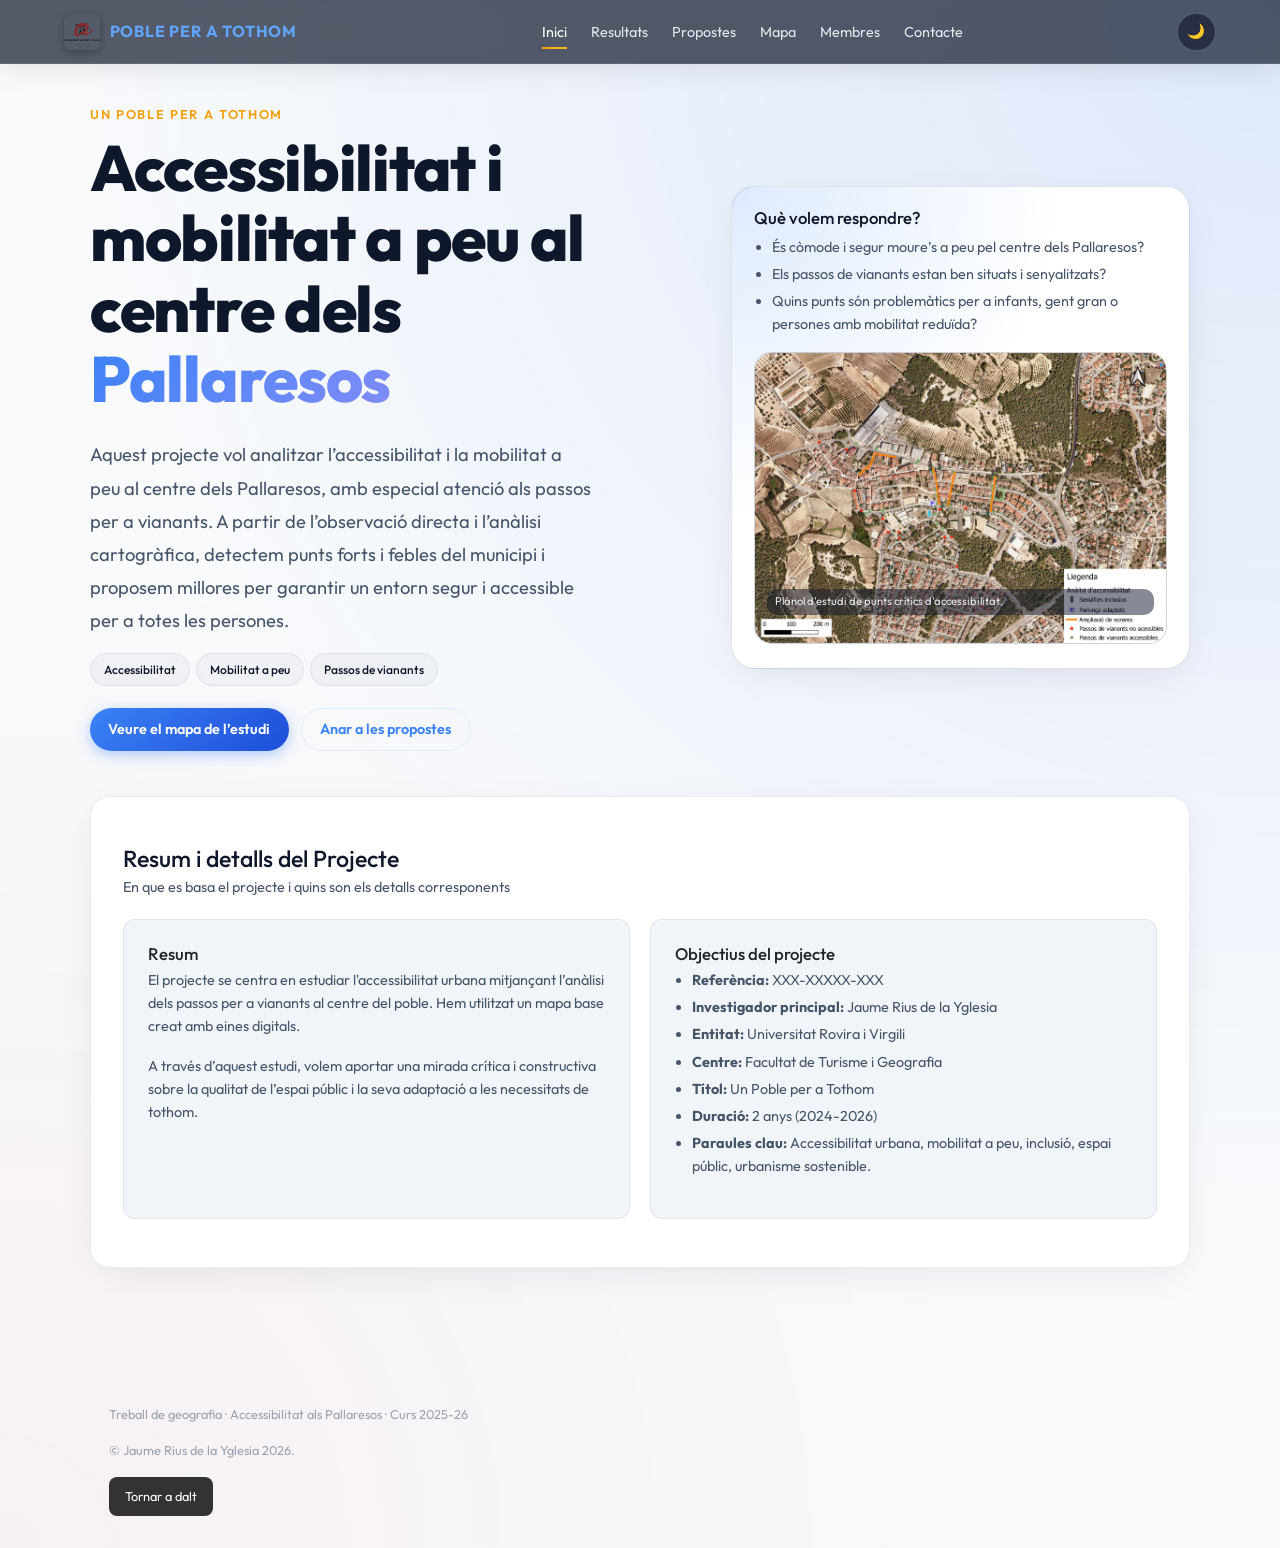
<file: index.html>
<!DOCTYPE html>
<html lang="ca">
<head>
  <meta charset="UTF-8">
  <title>Poble per a tothom · Accessibilitat als Pallaresos</title>
  <meta name="viewport" content="width=device-width, initial-scale=1">
  <meta name="description"
        content="Projecte de geografia sobre l’accessibilitat i la mobilitat a peu al centre dels Pallaresos, amb especial atenció als passos de vianants.">
  <link rel="preconnect" href="https://fonts.googleapis.com">
  <link rel="preconnect" href="https://fonts.gstatic.com" crossorigin>
  <link href="https://fonts.googleapis.com/css2?family=Outfit:wght@300;400;500;600;700;800&display=swap" rel="stylesheet">
  <link href="https://cdn.jsdelivr.net/npm/bootstrap@5.3.3/dist/css/bootstrap.min.css" rel="stylesheet" integrity="sha384-QWTKZyjpPEjISv5WaRU9OFeRpok6YctnYmDr5pNlyT2bRjXh0JMhjY6hW+ALEwIH" crossorigin="anonymous">
  <link rel="stylesheet" href="estils.css">
</head>
<body>
  <header class="topbar">
    <nav class="navbar">
      <div class="nav-brand">
         <div class="nav-left">
            <a href="index.html" class="nav-logo">
            <img src="img/urv-centrat-color.png" alt="Universitat Rovira i Virgili" class="logo-img">
            <span class="nav-brand-text">Poble per a tothom</span>
            </a>
    </div>
        <button class="menu-toggle" id="menuToggle" aria-label="Obrir menú">
      <span class="hamburger-line"></span>
      <span class="hamburger-line"></span>
      <span class="hamburger-line"></span>
    </button>
      </div>
      <ul class="nav-links" id="navLinks">
        <li><a href="index.html" class="active">Inici</a></li>
        <li><a href="resultats.html">Resultats</a></li>
        <li><a href="propostes.html">Propostes</a></li>
        <li><a href="mapa.html">Mapa</a></li>
        <li><a href="membres.html">Membres</a></li>
        <li><a href="contacte.html">Contacte</a></li>
      </ul>
      <button id="themeToggle" class="nav-btn" aria-label="Canvia el tema de color">
        🌙
      </button>
    </nav>
    <div class="mobile-menu" id="mobileMenu">
      <a href="index.html" class="mobile-link">Inici</a>
      <a href="resultats.html" class="mobile-link">Resultats</a>
      <a href="propostes.html" class="mobile-link">Propostes</a>
      <a href="mapa.html" class="mobile-link">Mapa</a>
      <a href="membres.html" class="mobile-link">Membres</a>
      <a href="contacte.html" class="mobile-link">Contacte</a>
  </div>
  </header>

  <main>
    <section class="hero" aria-labelledby="titol-principal">
      <div class="hero-text">
        <p class="hero-kicker">Un poble per a tothom</p>
        <h1 id="titol-principal">
          Accessibilitat i mobilitat a peu al centre dels <span>Pallaresos</span>
        </h1>
        <p class="hero-desc">
          Aquest projecte vol analitzar l’accessibilitat i la mobilitat a peu al centre dels
          Pallaresos, amb especial atenció als passos per a vianants. A partir de l’observació
          directa i l’anàlisi cartogràfica, detectem punts forts i febles del municipi i
          proposem millores per garantir un entorn segur i accessible per a totes les persones.
        </p>
        <div class="hero-tags">
          <span class="tag">Accessibilitat</span>
          <span class="tag">Mobilitat a peu</span>
          <span class="tag">Passos de vianants</span>
        </div>
        <div class="hero-cta">
          <a href="mapa.html" class="btn btn-primary">Veure el mapa de l’estudi</a>
          <a href="propostes.html" class="btn btn-ghost">Anar a les propostes</a>
        </div>
      </div>

      <aside class="hero-card" aria-label="Resum de l’estudi">
        <h2>Què volem respondre?</h2>
        <ul>
          <li>És còmode i segur moure’s a peu pel centre dels Pallaresos?</li>
          <li>Els passos de vianants estan ben situats i senyalitzats?</li>
          <li>Quins punts són problemàtics per a infants, gent gran o persones amb mobilitat reduïda?</li>
        </ul>
        <div class="hero-map">
          <img src="img/mapa-accessibilitat.jpg" alt="Mapa de l'accessibilitat als Pallaresos" style="width: 100%; height: 100%; object-fit: cover;">
          <p class="hero-map-caption">
            Plànol d'estudi de punts crítics d'accessibilitat.
          </p>
        </div>
      </aside>
    </section>

    <section id="context" class="section">
      <header class="section-header">
        <h2>Resum i detalls del Projecte</h2>
        <p>En que es basa el projecte i quins son els detalls corresponents</p>
      </header>
      <div class="section-grid">
        <article class="card">
          <h3>Resum</h3>
          <p>
            El projecte se centra en estudiar l'accessibilitat urbana mitjançant l’anàlisi dels passos per a vianants al centre del poble. 
            Hem utilitzat un mapa base creat amb eines digitals.
        </p> 
            <p>A través d’aquest estudi, volem aportar una mirada crítica i constructiva sobre la qualitat de l’espai públic i la seva adaptació a les necessitats de tothom.</p>
        </article>
        <article class="card">
          <h3>Objectius del projecte</h3>
          <ul>
        <li><strong>Referència:</strong> XXX-XXXXX-XXX</li>
        <li><strong>Investigador principal:</strong> Jaume Rius de la Yglesia</li>
        <li><strong>Entitat:</strong> Universitat Rovira i Virgili</li>
        <li><strong>Centre:</strong> Facultat de Turisme i Geografia</li>
        <li><strong>Títol:</strong> Un Poble per a Tothom</li>
        <li><strong>Duració:</strong> 2 anys (2024-2026)</li>
        <li><strong>Paraules clau:</strong> Accessibilitat urbana, mobilitat a peu, inclusió, espai públic, urbanisme sostenible.</li>
          </ul>
        </article>
      </div>
    </section>
  </main>

  <footer class="footer">
    <p>Treball de geografia · Accessibilitat als Pallaresos · Curs 2025-26</p>
    <p>&copy; Jaume Rius de la Yglesia 2026.</p>
    <p><a href="#top" class="btn-top">Tornar a dalt</a></p>
  </footer>

  <script src="https://cdn.jsdelivr.net/npm/bootstrap@5.3.3/dist/js/bootstrap.bundle.min.js" integrity="sha384-YvpcrYf0tY3lHB60NNkmXc5s9fDVZLESaAA55NDzOxhy9GkcIdslK1eN7N6jIeHz" crossorigin="anonymous"></script>
  <script src="script.js"></script>
</body>
</html>
</file>
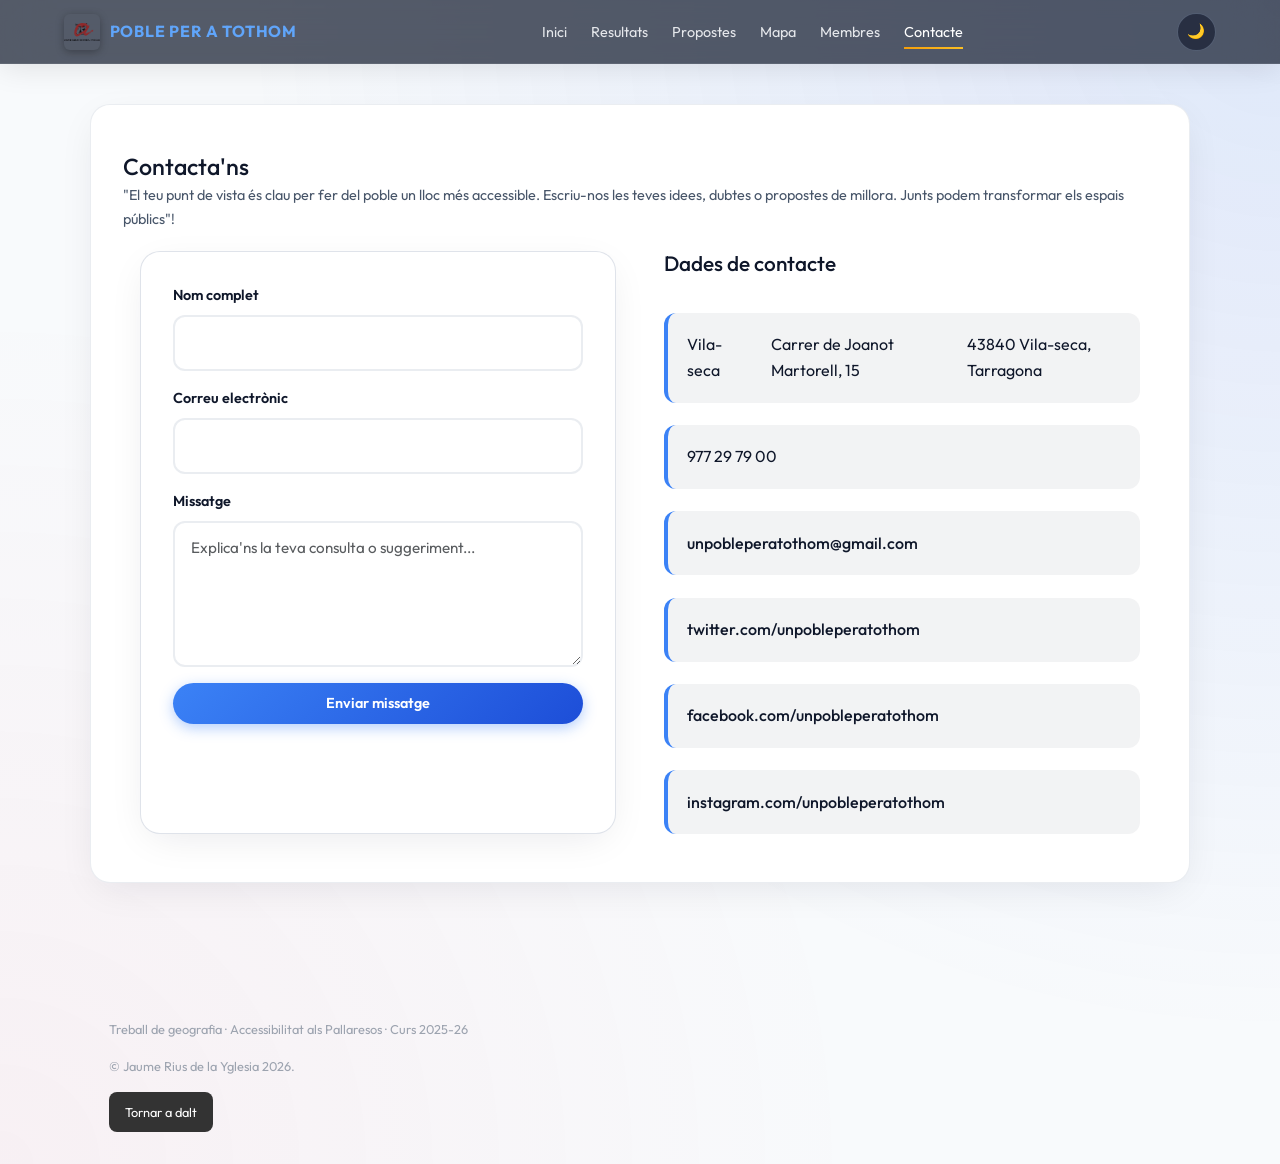
<file: contacte.html>
<!DOCTYPE html>
<html lang="ca">
<head>
  <meta charset="UTF-8">
  <title>Contacte · Poble per a tothom</title>
  <meta name="viewport" content="width=device-width, initial-scale=1">
  <link rel="preconnect" href="https://fonts.googleapis.com">
  <link rel="preconnect" href="https://fonts.gstatic.com" crossorigin>
  <link href="https://fonts.googleapis.com/css2?family=Outfit:wght@300;400;500;600;700;800&display=swap" rel="stylesheet">
  <link href="https://cdn.jsdelivr.net/npm/bootstrap@5.3.3/dist/css/bootstrap.min.css" rel="stylesheet" integrity="sha384-QWTKZyjpPEjISv5WaRU9OFeRpok6YctnYmDr5pNlyT2bRjXh0JMhjY6hW+ALEwIH" crossorigin="anonymous">
  <link rel="stylesheet" href="estils.css">
</head>
<body>
  <header class="topbar">
    <nav class="navbar">
      <div class="nav-brand">
         <div class="nav-left">
            <a href="index.html" class="nav-logo">
            <img src="img/urv-centrat-color.png" alt="Universitat Rovira i Virgili" class="logo-img">
            <span class="nav-brand-text">Poble per a tothom</span>
            </a>
    </div>
        <button class="menu-toggle" id="menuToggle" aria-label="Obrir menú">
      <span class="hamburger-line"></span>
      <span class="hamburger-line"></span>
      <span class="hamburger-line"></span>
    </button>
      </div>
      <ul class="nav-links" id="navLinks">
        <li><a href="index.html">Inici</a></li>
        <li><a href="resultats.html">Resultats</a></li>
        <li><a href="propostes.html">Propostes</a></li>
        <li><a href="mapa.html">Mapa</a></li>
        <li><a href="membres.html">Membres</a></li>
        <li><a href="contacte.html" class="active">Contacte</a></li>
      </ul>
      <button id="themeToggle" class="nav-btn" aria-label="Canvia el tema de color">
        🌙
      </button>
    </nav>
    <div class="mobile-menu" id="mobileMenu">
      <a href="index.html" class="mobile-link">Inici</a>
      <a href="resultats.html" class="mobile-link">Resultats</a>
      <a href="propostes.html" class="mobile-link">Propostes</a>
      <a href="mapa.html" class="mobile-link">Mapa</a>
      <a href="membres.html" class="mobile-link">Membres</a>
      <a href="contacte.html" class="mobile-link">Contacte</a>
  </div>
  </header>

  <main>
    <section id="contacte" class="section">
      <header class="section-header">
        <h2>Contacta'ns</h2>
        <p>"El teu punt de vista és clau per fer del poble un lloc més accessible. Escriu-nos les teves idees, dubtes o propostes de millora. Junts podem transformar els espais públics"!</p>
      </header>      
     <div class="contact-container">
        <form class="contact-form" id="contactForm">
          <div class="form-group mb-3">
            <label for="nom" class="form-label">Nom complet</label>
            <input type="text" id="nom" name="nom" class="form-control" required>
          </div>
          
          <div class="form-group mb-3">
            <label for="email" class="form-label">Correu electrònic</label>
            <input type="email" id="email" name="email" class="form-control" required>
          </div>
          
          <div class="form-group mb-3">
            <label for="missatge" class="form-label">Missatge</label>
            <textarea id="missatge" name="missatge" class="form-control" rows="5" required 
              placeholder="Explica'ns la teva consulta o suggeriment..."></textarea>
          </div>
          
          <button type="submit" class="btn btn-primary w-100">
            Enviar missatge
          </button>
        </form>
    
        <div class="contact-info">
          <h3>Dades de contacte</h3>
            <ul class="contact-list">
            <li class="contact-item icon solid fa-home">
              Vila-seca<br />
              Carrer de Joanot Martorell, 15<br />
              43840 Vila-seca, Tarragona
            </li>
            <li class="contact-item icon solid fa-phone">977 29 79 00</li>
            <li class="contact-item icon solid fa-envelope">
              <a href="mailto:unpobleperatothom@gmail.com">unpobleperatothom@gmail.com</a>
            </li>
            <li class="contact-item icon brands fa-twitter">
              <a href="https://twitter.com/unpobleperatothom" target="_blank">twitter.com/unpobleperatothom</a>
            </li>
            <li class="contact-item icon brands fa-facebook-f">
              <a href="https://facebook.com/unpobleperatothom" target="_blank">facebook.com/unpobleperatothom</a>
            </li>
            <li class="contact-item icon brands fa-instagram" data-hover-img="img/insta.jpg">
              <a href="https://instagram.com/unpobleperatothom" target="_blank">instagram.com/unpobleperatothom</a>
            </li>
          </ul>
        </div>
      </div>
    </section>
  </main>

  <footer class="footer">
    <p>Treball de geografia · Accessibilitat als Pallaresos · Curs 2025-26</p>
    <p>&copy; Jaume Rius de la Yglesia 2026.</p>
    <p><a href="#top" class="btn-top">Tornar a dalt</a></p>
  </footer>

  <script src="https://cdn.jsdelivr.net/npm/bootstrap@5.3.3/dist/js/bootstrap.bundle.min.js" integrity="sha384-YvpcrYf0tY3lHB60NNkmXc5s9fDVZLESaAA55NDzOxhy9GkcIdslK1eN7N6jIeHz" crossorigin="anonymous"></script>
  <script src="script.js"></script>
</body>
</html>
</file>
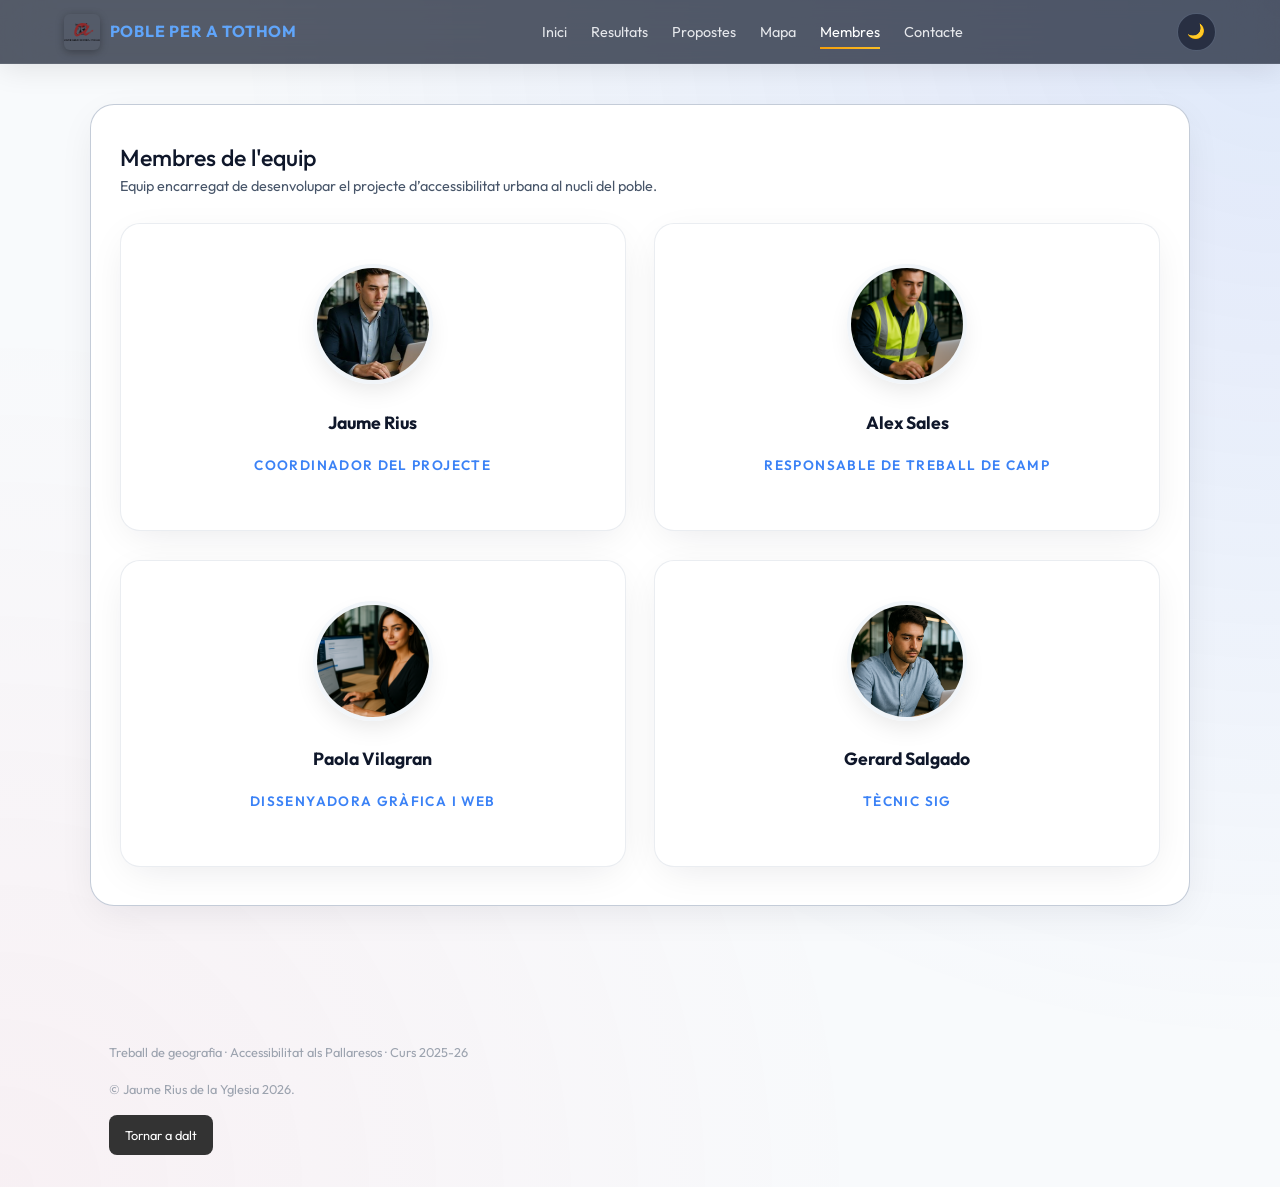
<file: membres.html>
<!DOCTYPE html>
<html lang="ca">
<head>
  <meta charset="UTF-8">
  <title>Membres · Poble per a tothom</title>
  <meta name="viewport" content="width=device-width, initial-scale=1">
  <link rel="preconnect" href="https://fonts.googleapis.com">
  <link rel="preconnect" href="https://fonts.gstatic.com" crossorigin>
  <link href="https://fonts.googleapis.com/css2?family=Outfit:wght@300;400;500;600;700;800&display=swap" rel="stylesheet">
  <link href="https://cdn.jsdelivr.net/npm/bootstrap@5.3.3/dist/css/bootstrap.min.css" rel="stylesheet" integrity="sha384-QWTKZyjpPEjISv5WaRU9OFeRpok6YctnYmDr5pNlyT2bRjXh0JMhjY6hW+ALEwIH" crossorigin="anonymous">
  <link rel="stylesheet" href="estils.css">
</head>
<body>
  <header class="topbar">
    <nav class="navbar">
      <div class="nav-brand">
         <div class="nav-left">
            <a href="index.html" class="nav-logo">
            <img src="img/urv-centrat-color.png" alt="Universitat Rovira i Virgili" class="logo-img">
            <span class="nav-brand-text">Poble per a tothom</span>
            </a>
    </div>
        <button class="menu-toggle" id="menuToggle" aria-label="Obrir menú">
      <span class="hamburger-line"></span>
      <span class="hamburger-line"></span>
      <span class="hamburger-line"></span>
    </button>
      </div>
      <ul class="nav-links" id="navLinks">
        <li><a href="index.html">Inici</a></li>
        <li><a href="resultats.html">Resultats</a></li>
        <li><a href="propostes.html">Propostes</a></li>
        <li><a href="mapa.html">Mapa</a></li>
        <li><a href="membres.html" class="active">Membres</a></li>
        <li><a href="contacte.html">Contacte</a></li>
      </ul>
      <button id="themeToggle" class="nav-btn" aria-label="Canvia el tema de color">
        🌙
      </button>
    </nav>
    <div class="mobile-menu" id="mobileMenu">
      <a href="index.html" class="mobile-link">Inici</a>
      <a href="resultats.html" class="mobile-link">Resultats</a>
      <a href="propostes.html" class="mobile-link">Propostes</a>
      <a href="mapa.html" class="mobile-link">Mapa</a>
      <a href="membres.html" class="mobile-link">Membres</a>
      <a href="contacte.html" class="mobile-link">Contacte</a>
  </div>
  </header>

  <main>
    <section class="section team expand-hover" id="membres">
      <header class="section-header">
        <h2>Membres de l'equip</h2>
        <p>Equip encarregat de desenvolupar el projecte d’accessibilitat urbana al nucli del poble.</p>
      </header>

      <div class="team-grid">
        <article class="team-card">
          <div class="team-photo">
            <img src="img/Jaume.jpg" alt="Jaume Rius">
          </div>
          <h3>Jaume Rius</h3>
          <p class="team-role">Coordinador del projecte</p>
        </article>

        <article class="team-card">
          <div class="team-photo">
            <img src="img/Alex.png" alt="Alex Sales">
          </div>
          <h3>Alex Sales</h3>
          <p class="team-role">Responsable de treball de camp</p>
        </article>

        <article class="team-card">
          <div class="team-photo">
            <img src="img/Paola.png" alt="Paola Vilagran">
          </div>
          <h3>Paola Vilagran</h3>
          <p class="team-role">Dissenyadora gràfica i web</p>
        </article>

        <article class="team-card">
          <div class="team-photo">
            <img src="img/ger.png" alt="Gerard Salgado">
          </div>
          <h3>Gerard Salgado</h3>
          <p class="team-role">Tècnic SIG</p>
        </article>
      </div>
    </section>
  </main>

  <footer class="footer">
    <p>Treball de geografia · Accessibilitat als Pallaresos · Curs 2025-26</p>
    <p>&copy; Jaume Rius de la Yglesia 2026.</p>
    <p><a href="#top" class="btn-top">Tornar a dalt</a></p>
  </footer>

  <script src="https://cdn.jsdelivr.net/npm/bootstrap@5.3.3/dist/js/bootstrap.bundle.min.js" integrity="sha384-YvpcrYf0tY3lHB60NNkmXc5s9fDVZLESaAA55NDzOxhy9GkcIdslK1eN7N6jIeHz" crossorigin="anonymous"></script>
  <script src="script.js"></script>
</body>
</html>
</file>
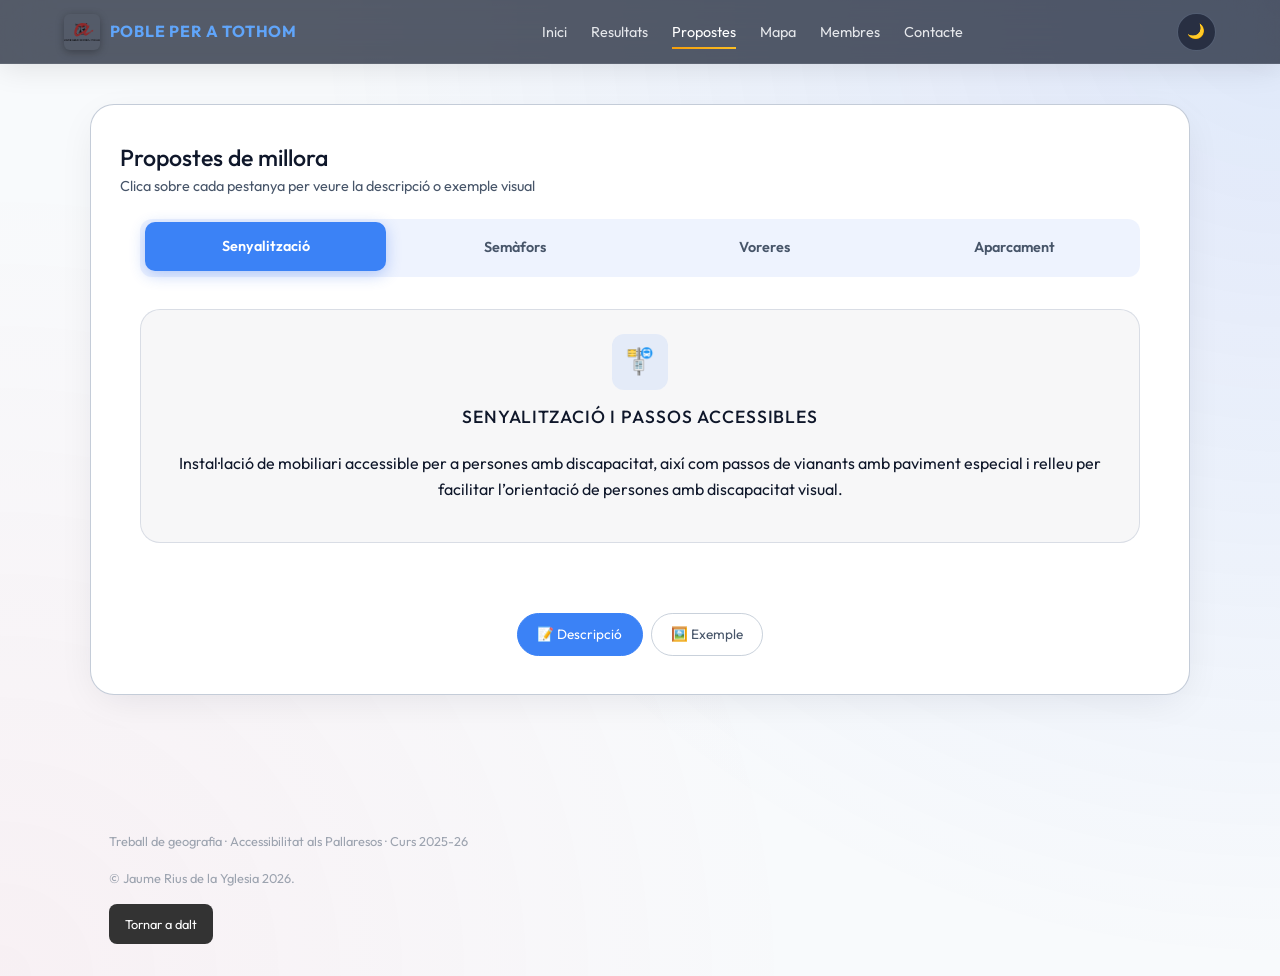
<file: propostes.html>
<!DOCTYPE html>
<html lang="ca">
<head>
  <meta charset="UTF-8">
  <title>Propostes de millora · Poble per a tothom</title>
  <meta name="viewport" content="width=device-width, initial-scale=1">
  <link rel="preconnect" href="https://fonts.googleapis.com">
  <link rel="preconnect" href="https://fonts.gstatic.com" crossorigin>
  <link href="https://fonts.googleapis.com/css2?family=Outfit:wght@300;400;500;600;700;800&display=swap" rel="stylesheet">
  <link href="https://cdn.jsdelivr.net/npm/bootstrap@5.3.3/dist/css/bootstrap.min.css" rel="stylesheet" integrity="sha384-QWTKZyjpPEjISv5WaRU9OFeRpok6YctnYmDr5pNlyT2bRjXh0JMhjY6hW+ALEwIH" crossorigin="anonymous">
  <link rel="stylesheet" href="estils.css">
</head>
<body>
  <header class="topbar">
    <nav class="navbar">
      <div class="nav-brand">
         <div class="nav-left">
            <a href="index.html" class="nav-logo">
            <img src="img/urv-centrat-color.png" alt="Universitat Rovira i Virgili" class="logo-img">
            <span class="nav-brand-text">Poble per a tothom</span>
            </a>
    </div>
        <button class="menu-toggle" id="menuToggle" aria-label="Obrir menú">
      <span class="hamburger-line"></span>
      <span class="hamburger-line"></span>
      <span class="hamburger-line"></span>
    </button>
      </div>
      <ul class="nav-links" id="navLinks">
        <li><a href="index.html">Inici</a></li>
        <li><a href="resultats.html">Resultats</a></li>
        <li><a href="propostes.html" class="active">Propostes</a></li>
        <li><a href="mapa.html">Mapa</a></li>
        <li><a href="membres.html">Membres</a></li>
        <li><a href="contacte.html">Contacte</a></li>
      </ul>
      <button id="themeToggle" class="nav-btn" aria-label="Canvia el tema de color">
        🌙
      </button>
    </nav>
    <div class="mobile-menu" id="mobileMenu">
      <a href="index.html" class="mobile-link">Inici</a>
      <a href="resultats.html" class="mobile-link">Resultats</a>
      <a href="propostes.html" class="mobile-link">Propostes</a>
      <a href="mapa.html" class="mobile-link">Mapa</a>
      <a href="membres.html" class="mobile-link">Membres</a>
      <a href="contacte.html" class="mobile-link">Contacte</a>
  </div>
  </header>

  <main>
    <section id="propostes" class="section proposals-tabs">
      <header class="section-header">
        <h2>Propostes de millora</h2>
        <p>Clica sobre cada pestanya per veure la descripció o exemple visual</p>
      </header>

      <div class="tabs-container">
        <div class="tabs-nav">
          <button class="tab-btn active" data-tab="senyalitzacio">Senyalització</button>
          <button class="tab-btn" data-tab="semafor">Semàfors</button>
          <button class="tab-btn" data-tab="voreres">Voreres</button>
          <button class="tab-btn" data-tab="aparcament">Aparcament</button>
        </div>

        <div class="tabs-content">
          <div class="tab-panel active" id="senyalitzacio">
            <div class="tab-view active" data-view="text">
              <div class="proposal-icon"><span>🚏</span></div>
              <h3>SENYALITZACIÓ I PASSOS ACCESSIBLES</h3>
              <p>Instal·lació de mobiliari accessible per a persones amb discapacitat, així com passos de vianants amb paviment especial i relleu per facilitar l’orientació de persones amb discapacitat visual.</p>
            </div>
            <div class="tab-view" data-view="image">
              <img src="img/mv.png" alt="Exemple de pas de vianants accessible">
              <p class="image-caption">Exemple de paviment podotàctil accessible</p>
            </div>
          </div>

          <div class="tab-panel" id="semafor">
            <div class="tab-view active" data-view="text">
              <div class="proposal-icon"><span>🚦</span></div>
              <h3>SEMÀFORS INTEL·LIGENTS</h3>
              <p>Instal·lació de semàfors with sensors de moviment que ampliïn automàticament el temps de pas per a persones grans o amb mobilitat reduïda. Incorporació de senyals audibles amb volum regulable i vibració per facilitar el creuament a persones amb discapacitat auditiva.</p>
            </div>
            <div class="tab-view" data-view="image">
              <img src="img/semafors.png" alt="Semàfor inclusiu amb sensors">
              <p class="image-caption">Semàfor amb sensors de moviment</p>
            </div>
          </div>

          <div class="tab-panel" id="voreres">
            <div class="tab-view active" data-view="text">
              <div class="proposal-icon"><span>🚶</span></div>
              <h3>AMPLIACIÓ DE VORERES</h3>
              <p>En alguns trams, les voreres són massa estretes o tenen obstacles. Proposem ampliar-les i eliminar-ne els elements innecessaris per garantir un pas segur i còmode per a tothom, especialment persones amb mobilitat reduïda i infants.</p>
            </div>
            <div class="tab-view" data-view="image">
              <img src="img/vorerapng.png" alt="Vorera ampliada sense obstacles">
              <p class="image-caption">Vorera ampliada i lliure d'obstacles</p>
            </div>
          </div>

          <div class="tab-panel" id="aparcament">
            <div class="tab-view active" data-view="text">
              <div class="proposal-icon"><span>P</span></div>
              <h3>APARCAMENTS ADAPTATS</h3>
              <p>Places ampliades per a persones amb discapacitat prop dels equipaments principals.</p>
            </div>
            <div class="tab-view" data-view="image">
              <img src="img/mv aparcament.png" alt="Aparcament adaptat">
              <p class="image-caption">Places d’aparcament ampliades per a vehicles, bicicletes adaptades i patinets elèctrics, amb punts de càrrega i suports estabilitzadors. També es preveu la instal·lació d'il·luminació intel·ligent amb sensors de moviment per millorar la seguretat nocturna, aixi com una opció de reserva via app per garantir accessibilitat prioritària.</p>
            </div>
          </div>
        </div>

        <div class="tab-toggle">
          <button class="toggle-btn active" data-view="text">📝 Descripció</button>
          <button class="toggle-btn" data-view="image">🖼️ Exemple</button>
        </div>
      </div>
    </section>
  </main>

  <footer class="footer">
    <p>Treball de geografia · Accessibilitat als Pallaresos · Curs 2025-26</p>
    <p>&copy; Jaume Rius de la Yglesia 2026.</p>
    <p><a href="#top" class="btn-top">Tornar a dalt</a></p>
  </footer>

  <script src="https://cdn.jsdelivr.net/npm/bootstrap@5.3.3/dist/js/bootstrap.bundle.min.js" integrity="sha384-YvpcrYf0tY3lHB60NNkmXc5s9fDVZLESaAA55NDzOxhy9GkcIdslK1eN7N6jIeHz" crossorigin="anonymous"></script>
  <script src="script.js"></script>
</body>
</html>
</file>
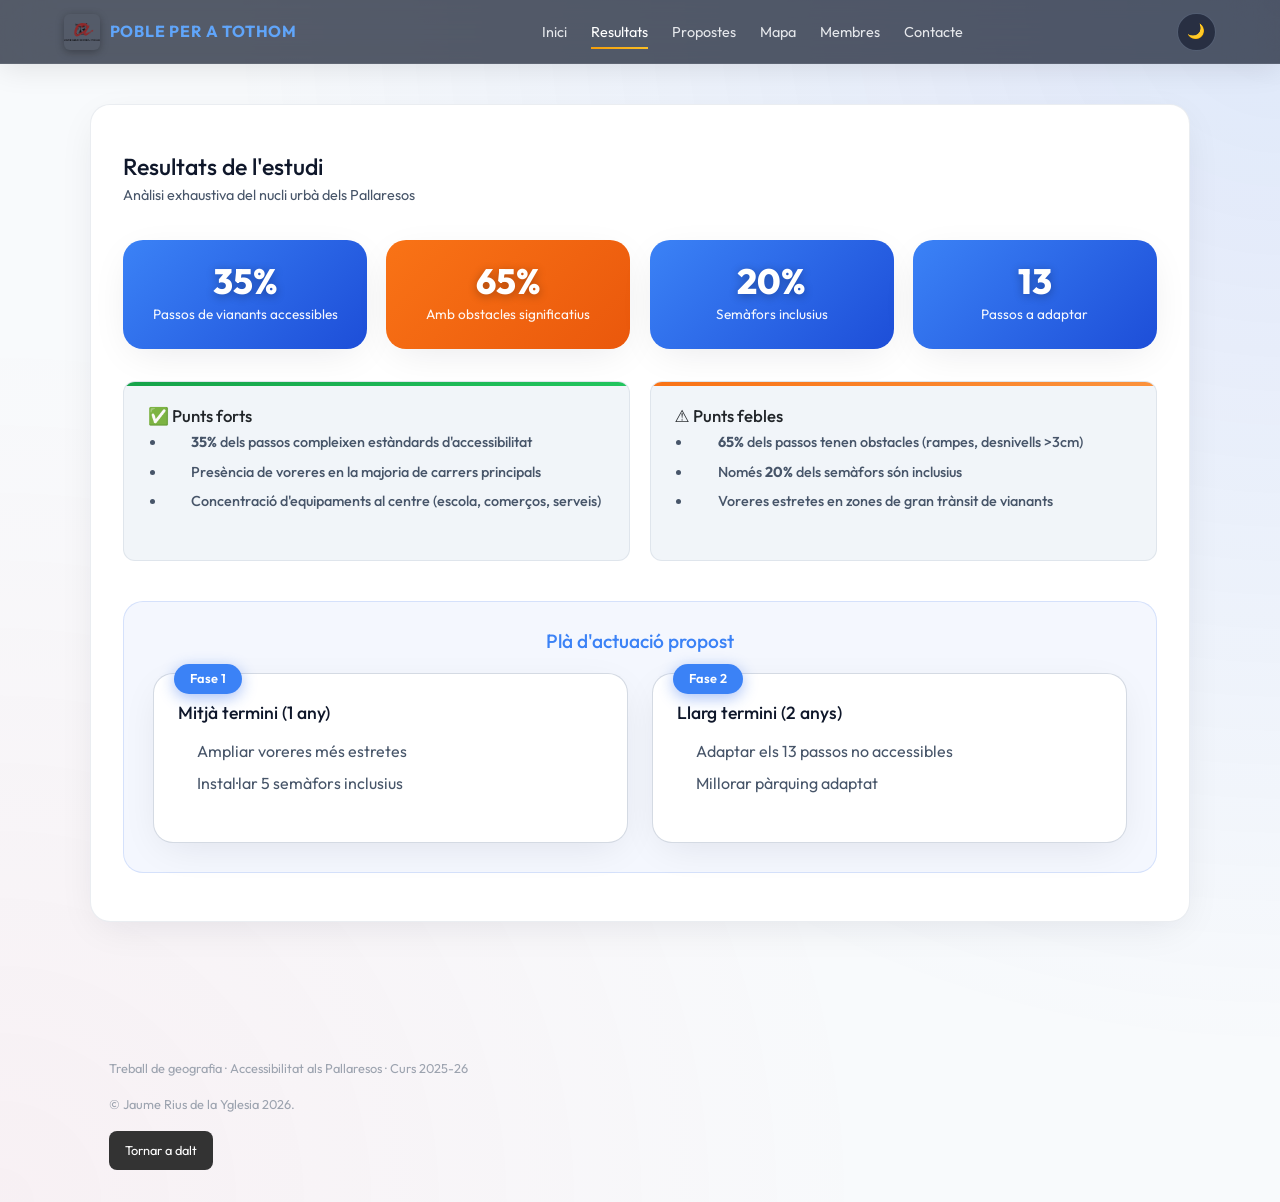
<file: resultats.html>
<!DOCTYPE html>
<html lang="ca">
<head>
  <meta charset="UTF-8">
  <title>Resultats de l'estudi · Poble per a tothom</title>
  <meta name="viewport" content="width=device-width, initial-scale=1">
  <link rel="preconnect" href="https://fonts.googleapis.com">
  <link rel="preconnect" href="https://fonts.gstatic.com" crossorigin>
  <link href="https://fonts.googleapis.com/css2?family=Outfit:wght@300;400;500;600;700;800&display=swap" rel="stylesheet">
  <link href="https://cdn.jsdelivr.net/npm/bootstrap@5.3.3/dist/css/bootstrap.min.css" rel="stylesheet" integrity="sha384-QWTKZyjpPEjISv5WaRU9OFeRpok6YctnYmDr5pNlyT2bRjXh0JMhjY6hW+ALEwIH" crossorigin="anonymous">
  <link rel="stylesheet" href="estils.css">
</head>
<body>
  <header class="topbar">
    <nav class="navbar">
      <div class="nav-brand">
         <div class="nav-left">
            <a href="index.html" class="nav-logo">
            <img src="img/urv-centrat-color.png" alt="Universitat Rovira i Virgili" class="logo-img">
            <span class="nav-brand-text">Poble per a tothom</span>
            </a>
    </div>
        <button class="menu-toggle" id="menuToggle" aria-label="Obrir menú">
      <span class="hamburger-line"></span>
      <span class="hamburger-line"></span>
      <span class="hamburger-line"></span>
    </button>
      </div>
      <ul class="nav-links" id="navLinks">
        <li><a href="index.html">Inici</a></li>
        <li><a href="resultats.html" class="active">Resultats</a></li>
        <li><a href="propostes.html">Propostes</a></li>
        <li><a href="mapa.html">Mapa</a></li>
        <li><a href="membres.html">Membres</a></li>
        <li><a href="contacte.html">Contacte</a></li>
      </ul>
      <button id="themeToggle" class="nav-btn" aria-label="Canvia el tema de color">
        🌙
      </button>
    </nav>
    <div class="mobile-menu" id="mobileMenu">
      <a href="index.html" class="mobile-link">Inici</a>
      <a href="resultats.html" class="mobile-link">Resultats</a>
      <a href="propostes.html" class="mobile-link">Propostes</a>
      <a href="mapa.html" class="mobile-link">Mapa</a>
      <a href="membres.html" class="mobile-link">Membres</a>
      <a href="contacte.html" class="mobile-link">Contacte</a>
  </div>
  </header>

  <main>
    <section id="analisi" class="section">
      <header class="section-header">
        <h2>Resultats de l'estudi</h2>
        <p>Anàlisi exhaustiva del nucli urbà dels Pallaresos</p>
      </header>

      <div class="stats-grid">
        <div class="stat-card">
          <div class="stat-number">35%</div>
          <p>Passos de vianants accessibles</p>
        </div>
        <div class="stat-card warn">
          <div class="stat-number">65%</div>
          <p>Amb obstacles significatius</p>
        </div>
        <div class="stat-card">
          <div class="stat-number">20%</div>
          <p>Semàfors inclusius</p>
        </div>
        <div class="stat-card">
          <div class="stat-number">13</div>
          <p>Passos a adaptar</p>
        </div>
      </div>

      <div class="section-grid">
        <article class="card highlight">
          <h3>✅ Punts forts</h3>
          <ul class="check-list">
            <li><strong>35%</strong> dels passos compleixen estàndards d'accessibilitat</li>
            <li>Presència de voreres en la majoria de carrers principals</li>
            <li>Concentració d'equipaments al centre (escola, comerços, serveis)</li>
          </ul>
        </article>

        <article class="card warn highlight">
          <h3>⚠️ Punts febles</h3>
          <ul class="warn-list">
            <li><strong>65%</strong> dels passos tenen obstacles (rampes, desnivells >3cm)</li>
            <li>Només <strong>20%</strong> dels semàfors són inclusius</li>
            <li>Voreres estretes en zones de gran trànsit de vianants</li>
          </ul>
        </article>
      </div>

      <div class="proposal-phases">
        <h3>Plà d'actuació propost</h3>
        <div class="phase-grid">
          <div class="phase-card">
            <div class="phase-badge">Fase 1</div>
            <h4>Mitjà termini (1 any)</h4>
            <ul>
              <li>Ampliar voreres més estretes</li>
              <li>Instal·lar 5 semàfors inclusius</li>
            </ul>
          </div>
          <div class="phase-card">
            <div class="phase-badge">Fase 2</div>
            <h4>Llarg termini (2 anys)</h4>
            <ul>
              <li>Adaptar els 13 passos no accessibles</li>
              <li>Millorar pàrquing adaptat</li>
            </ul>
          </div>
        </div>
      </div>
    </section>
  </main>

  <footer class="footer">
    <p>Treball de geografia · Accessibilitat als Pallaresos · Curs 2025-26</p>
    <p>&copy; Jaume Rius de la Yglesia 2026.</p>
    <p><a href="#top" class="btn-top">Tornar a dalt</a></p>
  </footer>

  <script src="https://cdn.jsdelivr.net/npm/bootstrap@5.3.3/dist/js/bootstrap.bundle.min.js" integrity="sha384-YvpcrYf0tY3lHB60NNkmXc5s9fDVZLESaAA55NDzOxhy9GkcIdslK1eN7N6jIeHz" crossorigin="anonymous"></script>
  <script src="script.js"></script>
</body>
</html>
</file>
<file: estils.css>
/* ---------- RESET ---------- */
*,
*::before,
*::after {
  box-sizing: border-box;
  margin: 0;
  padding: 0;
}

html {
  scroll-behavior: smooth;
}

body {
  font-family: 'Outfit', system-ui, -apple-system, BlinkMacSystemFont, "Segoe UI", sans-serif;
  line-height: 1.6;
  color: var(--text-main);
  background: radial-gradient(circle at top right,
      rgba(37, 99, 235, 0.12), transparent 60%),
    radial-gradient(circle at bottom left,
      rgba(244, 63, 94, 0.05), transparent 50%),
    var(--bg-main);
  min-height: 100vh;
}

/* ---------- VARIABLES ---------- */
:root {
  --bg-main: #f8fafc;
  --bg-card: #ffffff;
  --bg-alt: #f1f5f9;

  --text-main: #0f172a;
  --text-soft: #475569;

  --primary: #3b82f6;
  --primary-soft: rgba(59, 130, 246, 0.1);
  --accent: #f59e0b;

  --border-soft: rgba(148, 163, 184, 0.2);
  --shadow-soft: 0 10px 40px -10px rgba(15, 23, 42, 0.1);

  --radius-lg: 20px;
  --radius-md: 12px;
  --radius-pill: 999px;

  --muted: rgba(100, 116, 139, 0.2);
  --muted-strong: rgba(100, 116, 139, 0.3);
  --muted-soft: rgba(100, 116, 139, 0.1);
}

body.dark {
  --bg-main: #020617;
  --bg-card: #0f172a;
  --bg-alt: #1e293b;

  --text-main: #f8fafc;
  --text-soft: #94a3b8;

  --primary: #3b82f6;
  --primary-soft: rgba(59, 130, 246, 0.15);
  --accent: #fcd34d;

  --border-soft: rgba(255, 255, 255, 0.1);
  --shadow-soft: 0 20px 40px -10px rgba(0, 0, 0, 0.5);
  --muted: rgba(255, 255, 255, 0.05);
  --muted-strong: rgba(255, 255, 255, 0.1);
  --muted-soft: rgba(255, 255, 255, 0.02);
}

/* ---------- NAVBAR ---------- */
.topbar {
  position: sticky;
  top: 0;
  z-index: 100;
  backdrop-filter: blur(24px);
  -webkit-backdrop-filter: blur(24px);
  background: rgba(15, 23, 42, 0.7);
  border-bottom: 1px solid rgba(255, 255, 255, 0.08);
  box-shadow: 0 4px 30px rgba(0, 0, 0, 0.1);
}

.navbar {
  max-width: 1200px;
  margin: 0 auto;
  padding: 0.8rem 1.5rem;
  display: flex;
  align-items: center;
  justify-content: space-between;
  gap: 1rem;
}

.nav-left {
  display: flex;
  align-items: center;
  gap: 0.8rem;
}

.nav-logo {
  display: flex;
  align-items: center;
  gap: 0.6rem;
  text-decoration: none;
  color: inherit;
}

.logo-img {
  width: 36px;
  height: 36px;
  border-radius: 6px;
  object-fit: contain;
  box-shadow: 0 2px 8px rgba(0, 0, 0, 0.3);
}

.nav-brand-text {
  font-size: 1rem;
  font-weight: 700;
  letter-spacing: 0.05em;
  color: #60a5fa;
  text-transform: uppercase;
}

.menu-toggle {
  display: none;
  flex-direction: column;
  gap: 4px;
  background: none;
  border: none;
  padding: 0.5rem;
  cursor: pointer;
  z-index: 101;
}

.hamburger-line {
  width: 24px;
  height: 2px;
  background: #e5e7eb;
  border-radius: 2px;
  transition: all 0.3s ease;
  transform-origin: center;
}

.menu-toggle.active .hamburger-line:nth-child(1) {
  transform: rotate(45deg) translate(6px, 6px);
}

.menu-toggle.active .hamburger-line:nth-child(2) {
  opacity: 0;
}

.menu-toggle.active .hamburger-line:nth-child(3) {
  transform: rotate(-45deg) translate(6px, -6px);
}

.nav-links {
  display: flex;
  list-style: none;
  gap: 1.5rem;
  margin: 0;
  align-items: center;
}

.nav-links a {
  font-size: 0.9rem;
  color: #e5e7eb;
  text-decoration: none;
  padding: 0.5rem 0;
  position: relative;
  transition: color 0.2s ease;
}

.nav-links a::after {
  content: '';
  position: absolute;
  bottom: 0;
  left: 0;
  width: 0;
  height: 2px;
  background: linear-gradient(90deg,
      var(--accent), #fbbf24);
  transition: width 0.3s ease;
}

.nav-links a:hover::after,
.nav-links a.active::after {
  width: 100%;
}

.nav-links a:hover,
.nav-links a.active {
  color: white;
}

.nav-btn {
  border-radius: var(--radius-pill);
  border: 1px solid rgba(148, 163, 184, 0.4);
  background: rgba(15, 23, 42, 0.6);
  color: #e5e7eb;
  padding: 0.4rem 0.6rem;
  font-size: 0.9rem;
  cursor: pointer;
  transition: all 0.2s ease;
}

.nav-btn:hover {
  background: rgba(37, 99, 235, 0.8);
  color: white;
  transform: scale(1.05);
}

/* mobile nav */
.mobile-menu {
  position: fixed;
  top: 0;
  right: -100%;
  width: 100%;
  max-width: 400px;
  height: 100vh;
  background: rgba(15, 23, 42, 0.95);
  backdrop-filter: blur(20px);
  padding: 6rem 2rem 2rem;
  display: flex;
  flex-direction: column;
  gap: 1.5rem;
  transition: right 0.5s cubic-bezier(0.4, 0, 0.2, 1);
  z-index: 99;
  box-shadow: -10px 0 50px rgba(0, 0, 0, 0.3);
}

.mobile-menu.active {
  right: 0;
}

.mobile-link {
  color: #f8fafc;
  text-decoration: none;
  font-size: 1.5rem;
  font-weight: 700;
  padding: 1rem 0;
  border-bottom: 1px solid rgba(255, 255, 255, 0.1);
  transition: all 0.3s ease;
  display: flex;
  justify-content: space-between;
  align-items: center;
}

.mobile-link::after {
  content: '→';
  opacity: 0;
  transform: translateX(-10px);
  transition: all 0.3s ease;
}

.mobile-link:hover {
  color: var(--primary);
  padding-left: 10px;
}

.mobile-link:hover::after {
  opacity: 1;
  transform: translateX(0);
}

.menu-overlay {
  position: fixed;
  top: 0;
  left: 0;
  width: 100%;
  height: 100%;
  background: rgba(0, 0, 0, 0.5);
  opacity: 0;
  visibility: hidden;
  z-index: 98;
  transition: all 0.3s ease;
}

.menu-overlay.active {
  opacity: 1;
  visibility: visible;
}

/* ---------- MAIN & HERO ---------- */
main {
  padding: 2.5rem 1.2rem 4rem;
}

.hero {
  max-width: 1100px;
  margin: 0 auto 2.8rem;
  display: grid;
  grid-template-columns: minmax(0, 2.1fr) minmax(0, 1.6fr);
  gap: 2.4rem;
  align-items: center;
}

.hero-text {
  max-width: 560px;
}

.hero-kicker {
  font-size: 0.8rem;
  text-transform: uppercase;
  letter-spacing: 0.13em;
  color: var(--accent);
  font-weight: 600;
  margin-bottom: 0.5rem;
}

.hero-text h1 {
  font-size: clamp(2.5rem, 5vw, 4rem);
  font-weight: 800;
  line-height: 1.1;
  margin-bottom: 1.5rem;
  letter-spacing: -0.02em;
}

.hero-text h1 span {
  background: linear-gradient(135deg, var(--primary), #818cf8);
  -webkit-background-clip: text;
  background-clip: text;
  -webkit-text-fill-color: transparent;
}

.hero-desc {
  font-size: 1.15rem;
  color: var(--text-soft);
  max-width: 90%;
  line-height: 1.8;
}

.hero-tags {
  margin-top: 0.9rem;
  display: flex;
  flex-wrap: wrap;
  gap: 0.4rem;
}

.tag {
  font-size: 0.75rem;
  padding: 0.35rem 0.8rem;
  border-radius: var(--radius-pill);
  border: 1px solid var(--border-soft);
  background: rgba(15, 23, 42, 0.03);
  font-weight: 500;
  transition: transform 0.2s ease, background 0.2s ease;
}

.tag:hover {
  transform: translateY(-2px);
  background: var(--primary-soft);
  color: var(--primary);
  border-color: var(--primary);
}

.hero-cta {
  margin-top: 1.4rem;
  display: flex;
  flex-wrap: wrap;
  gap: 0.75rem;
}

.btn {
  display: inline-flex;
  align-items: center;
  justify-content: center;
  border-radius: var(--radius-pill);
  font-size: 0.9rem;
  font-weight: 600;
  padding: 0.6rem 1.15rem;
  border: none;
  cursor: pointer;
  text-decoration: none;
  transition: transform 0.12s ease, box-shadow 0.12s ease, background 0.15s ease;
}

.btn-primary {
  background: linear-gradient(135deg, var(--primary), #1d4ed8);
  color: #ffffff;
  box-shadow: 0 4px 14px 0 rgba(59, 130, 246, 0.39);
}

.btn-primary:hover {
  transform: translateY(-2px);
  box-shadow: 0 6px 20px rgba(59, 130, 246, 0.23);
  background: linear-gradient(135deg, #1d4ed8, #1e40af);
}

.btn-ghost {
  background: transparent;
  color: var(--primary);
  border: 1.5px solid var(--primary-soft);
}

.btn-ghost:hover {
  background: var(--primary-soft);
  border-color: var(--primary);
  transform: translateY(-2px);
}

/* hero sidebar card */
.hero-card {
  background: radial-gradient(circle at top left,
      rgba(59, 130, 246, 0.17), transparent 50%),
    var(--bg-card);
  border-radius: 24px;
  padding: 1.3rem 1.4rem 1.5rem;
  box-shadow: var(--shadow-soft);
  border: 1px solid var(--muted);
}

.hero-card h2 {
  font-size: 1.05rem;
  margin-bottom: 0.45rem;
}

.hero-card ul {
  list-style: disc;
  padding-left: 1.1rem;
  font-size: 0.9rem;
  color: var(--text-soft);
}

.hero-card li+li {
  margin-top: 0.25rem;
}

/* map-style pseudo-grid */
.hero-map {
  margin-top: 1rem;
  border-radius: 18px;
  border: 1px solid var(--muted-strong);
  background-image:
    linear-gradient(to right, rgba(148, 163, 184, 0.25) 1px, transparent 1px),
    linear-gradient(to bottom, rgba(148, 163, 184, 0.25) 1px, transparent 1px);
  background-size: 26px 26px;
  min-height: 180px;
  position: relative;
  overflow: hidden;
}

.crosswalk {
  position: absolute;
  width: 80px;
  height: 18px;
  background: repeating-linear-gradient(to right,
      #f9fafb,
      #f9fafb 6px,
      #d1d5db 6px,
      #d1d5db 10px);
  border-radius: var(--radius-pill);
  box-shadow: 0 2px 10px rgba(15, 23, 42, 0.35);
}

.crosswalk-one {
  top: 22%;
  left: 15%;
}

.crosswalk-two {
  top: 60%;
  right: 18%;
  transform: rotate(90deg);
}

.crosswalk-three {
  bottom: 15%;
  left: 45%;
  transform: rotate(25deg);
}

.hero-map-caption {
  position: absolute;
  inset-inline: 0.75rem;
  bottom: 0.75rem;
  font-size: 0.7rem;
  color: var(--text-soft);
  background: rgba(15, 23, 42, 0.5);
  color: #e5e7eb;
  padding: 0.25rem 0.5rem;
  border-radius: 10px;
}

/* ---------- SECTIONS ---------- */
.section {
  max-width: 1100px;
  margin: 0 auto 3.5rem;
  padding: 3rem 2rem;
  border-radius: var(--radius-lg);
  background: var(--bg-card);
  box-shadow: var(--shadow-soft);
  border: 1px solid var(--border-soft);
  transition: transform 0.3s ease, box-shadow 0.3s ease;
}

.section:hover {
  box-shadow: 0 20px 50px -15px rgba(15, 23, 42, 0.08);
}

.section.alt {
  background: radial-gradient(circle at top right,
      rgba(37, 99, 235, 0.1), transparent 60%),
    var(--bg-card);
}

.section-header {
  margin-bottom: 1.3rem;
}

.section-header h2 {
  font-size: 1.45rem;
  margin-bottom: 0.2rem;
}

.section-header p {
  font-size: 0.9rem;
  color: var(--text-soft);
}

.section-grid {
  display: grid;
  grid-template-columns: repeat(auto-fit, minmax(240px, 1fr));
  gap: 1.2rem;
}

/* ---------- CARDS ---------- */
.card {
  background: var(--bg-alt);
  border-radius: var(--radius-md);
  padding: 1.5rem;
  border: 1px solid var(--border-soft);
  transition: all 0.3s ease;
}

.card:hover {
  transform: translateY(-5px);
  background: var(--bg-card);
  box-shadow: var(--shadow-soft);
}

.card h3 {
  font-size: 1.05rem;
  margin-bottom: 0.3rem;
}

.card p,
.card li {
  font-size: 0.9rem;
  color: var(--text-soft);
}

.card ul {
  list-style: disc;
  padding-left: 1.1rem;
}

.card li+li {
  margin-top: 0.25rem;
}

/* proposals area */
.proposals {
  background: var(--bg-card);
  border-radius: 24px;
  padding: 2.4rem 1.8rem;
  color: var(--text-main);
  border: 1px solid var(--muted-soft);
  box-shadow: var(--shadow-soft);
}

.proposals .section-header h2 {
  color: var(--text-main);
}

.proposals .section-header p {
  color: var(--text-soft);
}

.proposal-grid {
  margin-top: 1.6rem;
  display: grid;
  grid-template-columns: repeat(2, minmax(0, 1fr));
  gap: 1.4rem;
}

.proposal-card {
  background: rgba(15, 23, 42, 0.03);
  border-radius: var(--radius-lg);
  padding: 1.6rem 1.5rem;
  border: 1px solid var(--muted);
  box-shadow: var(--shadow-soft);
  display: flex;
  flex-direction: column;
  gap: 0.9rem;
}

body.dark .proposal-card {
  background: #020617;
  border-color: #1e293b;
}

.proposal-icon {
  width: 44px;
  height: 44px;
  border-radius: 12px;
  background: var(--primary-soft);
  display: flex;
  align-items: center;
  justify-content: center;
  color: var(--primary);
  font-size: 1.4rem;
}

.proposal-icon span {
  display: inline-block;
}

.proposal-card h3 {
  font-size: 0.9rem;
  letter-spacing: 0.09em;
  text-transform: uppercase;
  color: var(--text-main);
}

.proposal-card p {
  font-size: 0.9rem;
  line-height: 1.7;
  color: var(--text-soft);
}

/* team cards */
.team.expand-hover {
  background: var(--bg-card);
  border-radius: 24px;
  padding: 2.4rem 1.8rem;
  box-shadow: var(--shadow-soft);
  border: 1px solid rgba(148, 163, 184, 0.55);
  overflow: hidden;
}

.team-grid {
  margin-top: 1.6rem;
  display: grid;
  grid-template-columns: repeat(2, minmax(0, 1fr));
  gap: 1.8rem;
  perspective: 1000px;
}

.team-card {
  background: var(--bg-card);
  border-radius: var(--radius-lg);
  padding: 2.5rem 2rem;
  border: 1px solid var(--border-soft);
  box-shadow: var(--shadow-soft);
  display: flex;
  flex-direction: column;
  align-items: center;
  text-align: center;
  gap: 1.2rem;
  transition: all 0.5s cubic-bezier(0.175, 0.885, 0.32, 1.275);
  position: relative;
  overflow: hidden;
}

.team-card::after {
  content: '';
  position: absolute;
  top: 0;
  left: 0;
  width: 100%;
  height: 4px;
  background: linear-gradient(90deg, var(--primary), var(--accent));
  transform: scaleX(0);
  transition: transform 0.4s ease;
  transform-origin: left;
}

.team-card:hover {
  transform: translateY(-15px);
  box-shadow: 0 30px 60px -15px rgba(15, 23, 42, 0.15);
  border-color: var(--primary-soft);
}

.team-card:hover::after {
  transform: scaleX(1);
}

.team-photo {
  width: 120px;
  height: 120px;
  border-radius: 50%;
  overflow: hidden;
  border: 4px solid var(--bg-alt);
  transition: all 0.5s ease;
  box-shadow: 0 10px 25px -5px rgba(0, 0, 0, 0.1);
}

.team-card:hover .team-photo {
  transform: scale(1.05);
  border-color: var(--primary);
  box-shadow: 0 15px 35px -10px rgba(59, 130, 246, 0.4);
}

.team-photo img {
  width: 100%;
  height: 100%;
  object-fit: cover;
  display: block;
  transition: transform 0.4s ease;
}

.team-card:hover .team-photo img {
  transform: scale(1.1);
}

.team-card h3 {
  font-size: 1.1rem;
  font-weight: 700;
  color: var(--text-main);
  margin: 0.5rem 0 0.2rem;
  transition: color 0.3s ease;
}

.team-card:hover h3 {
  color: var(--primary);
}

.team-role {
  font-size: 0.85rem;
  text-transform: uppercase;
  letter-spacing: 0.1em;
  color: var(--primary);
  font-weight: 600;
  margin-bottom: 0.8rem;
}

.team-desc {
  font-size: 0.9rem;
  color: var(--text-soft);
  line-height: 1.6;
  opacity: 0.9;
  transition: opacity 0.3s ease;
}

.team-card:hover .team-desc {
  opacity: 1;
}

.team-card:not(:hover) {
  transition: transform 0.3s ease;
}

.team-grid:hover .team-card:not(:hover) {
  transform: scale(0.97);
}

/* map wrapper */
.map-wrapper {
  display: grid;
  grid-template-columns: minmax(0, 3fr) minmax(0, 1.2fr);
  gap: 1.2rem;
  align-items: flex-start;
}

.map-img {
  width: 100%;
  max-height: 420px;
  object-fit: cover;
  border-radius: var(--radius-lg);
  border: 1px solid var(--muted-strong);
}

.map-legend {
  background: rgba(15, 23, 42, 0.03);
  border-radius: var(--radius-md);
  padding: 0.9rem 1rem;
  border: 1px solid var(--muted);
  font-size: 0.9rem;
}

.map-legend h3 {
  margin-bottom: 0.35rem;
}

.map-legend ul {
  list-style: none;
}

.map-legend li+li {
  margin-top: 0.25rem;
}

.dot {
  display: inline-block;
  width: 10px;
  height: 10px;
  border-radius: 999px;
  margin-right: 0.4rem;
}

.dot-green {
  background: #22c55e;
}

.dot-yellow {
  background: #eab308;
}

.dot-red {
  background: #ef4444;
}

/* stats and highlights */
.stats-grid {
  display: grid;
  grid-template-columns: repeat(auto-fit, minmax(140px, 1fr));
  gap: 1.2rem;
  margin: 2rem 0;
}

.stat-card {
  background: linear-gradient(135deg, var(--primary), #1d4ed8);
  color: white;
  padding: 1.5rem 1rem;
  border-radius: var(--radius-lg);
  text-align: center;
  box-shadow: var(--shadow-soft);
}

.stat-card.warn {
  background: linear-gradient(135deg, #f97316, #ea580c);
}

.stat-number {
  font-size: 2.2rem;
  font-weight: 800;
  line-height: 1;
  margin-bottom: 0.3rem;
  text-shadow: 0 2px 10px rgba(0, 0, 0, 0.3);
}

.stat-card p {
  font-size: 0.85rem;
  margin: 0;
  opacity: 0.95;
}

.card.highlight {
  position: relative;
  overflow: hidden;
}

.card.highlight::before {
  content: '';
  position: absolute;
  top: 0;
  left: 0;
  right: 0;
  height: 4px;
}

.card.highlight:first-child::before {
  background: linear-gradient(90deg, #16a34a, #22c55e);
}

.card.warn.highlight::before {
  background: linear-gradient(90deg, #f97316, #fb923c);
}

.check-list li,
.warn-list li {
  position: relative;
  padding-left: 1.6rem;
  margin-bottom: 0.4rem;
  font-weight: 500;
}

.check-list li::before {
  content: "";
  position: absolute;
  left: 0;
  top: 0.1rem;
  color: #16a34a;
  font-weight: bold;
  font-size: 1rem;
}

.warn-list li::before {
  content: "";
  position: absolute;
  left: 0;
  top: 0;
  font-size: 1.1rem;
}

/* phases */
.proposal-phases {
  margin-top: 2.5rem;
  padding: 1.8rem;
  background: rgba(37, 99, 235, 0.05);
  border-radius: var(--radius-lg);
  border: 1px solid rgba(37, 99, 235, 0.15);
}

.proposal-phases h3 {
  font-size: 1.2rem;
  margin-bottom: 1.2rem;
  color: var(--primary);
  text-align: center;
}

.phase-grid {
  display: grid;
  grid-template-columns: repeat(auto-fit, minmax(250px, 1fr));
  gap: 1.5rem;
}

.phase-card {
  background: var(--bg-card);
  padding: 1.8rem 1.5rem;
  border-radius: var(--radius-lg);
  box-shadow: var(--shadow-soft);
  position: relative;
  border: 1px solid rgba(148, 163, 184, 0.4);
}

.phase-badge {
  position: absolute;
  top: -10px;
  left: 20px;
  background: var(--primary);
  color: white;
  padding: 0.3rem 1rem;
  border-radius: var(--radius-pill);
  font-size: 0.8rem;
  font-weight: 600;
  box-shadow: 0 4px 15px rgba(37, 99, 235, 0.4);
}

.phase-card h4 {
  font-size: 1.1rem;
  margin: 0 0 1rem 0;
  color: var(--text-main);
}

.phase-card ul {
  list-style: none;
  padding: 0;
}

.phase-card li {
  padding-left: 1.2rem;
  margin-bottom: 0.4rem;
  position: relative;
  color: var(--text-soft);
}

.phase-card li::before {
  content: "";
  position: absolute;
  left: 0;
  color: var(--primary);
  font-weight: bold;
}

/* ---------- CONTACT ---------- */
.contact {
  background: linear-gradient(135deg, var(--primary-soft),
      rgba(37, 99, 235, 0.04));
}

.contact-container {
  display: grid;
  grid-template-columns: 1fr 1fr;
  gap: 3rem;
  max-width: 1000px;
  margin: 0 auto;
}

.contact-form {
  background: var(--bg-card);
  padding: 2rem;
  border-radius: var(--radius-lg);
  box-shadow: var(--shadow-soft);
  border: 1px solid rgba(148, 163, 184, 0.3);
}

.form-group {
  margin-bottom: 1.5rem;
}

.form-group label {
  display: block;
  font-weight: 600;
  color: var(--text-main);
  margin-bottom: 0.5rem;
  font-size: 0.9rem;
}

.form-group input,
.form-group textarea {
  width: 100%;
  padding: 0.9rem 1rem;
  border: 2px solid var(--border-soft);
  border-radius: var(--radius-md);
  font-size: 0.95rem;
  transition: border-color 0.2s ease, box-shadow 0.2s ease;
  background: var(--bg-card);
  color: var(--text-main);
}

.form-group input:focus,
.form-group textarea:focus {
  outline: none;
  border-color: var(--primary);
  box-shadow: 0 0 0 3px rgba(37, 99, 235, 0.1);
}

.btn.full-width {
  width: 100%;
  justify-content: center;
}

.contact-info {
  display: flex;
  flex-direction: column;
  gap: 1.8rem;
}

.contact-info h3 {
  font-size: 1.3rem;
  color: var(--text-main);
  margin-bottom: 0.5rem;
}

.contact-item {
  display: flex;
  align-items: flex-start;
  gap: 1rem;
  padding: 1.2rem;
  background: rgba(15, 23, 42, 0.05);
  border-radius: var(--radius-md);
  border-left: 4px solid var(--primary);
  transition: all 0.2s ease;
  position: relative;
  overflow: hidden;
}

.contact-item:hover {
  transform: translateX(8px);
  box-shadow: var(--shadow-soft);
  border-left-width: 6px;
  background: rgba(37, 99, 235, 0.08);
}

.contact-item::before {
  content: '';
  position: absolute;
  top: 0;
  left: 0;
  right: 0;
  height: 100%;
  background: linear-gradient(90deg,
      transparent, rgba(37, 99, 235, 0.05), transparent);
  opacity: 0;
  transition: opacity 0.3s ease;
}

.contact-item:hover::before {
  opacity: 1;
}

.contact-icon {
  font-size: 1.4rem;
  width: 40px;
  height: 40px;
  display: flex;
  align-items: center;
  justify-content: center;
  border-radius: var(--radius-pill);
  background: var(--primary-soft);
  color: var(--primary);
  flex-shrink: 0;
  margin-top: 0.2rem;
}

.contact-item h4 {
  font-size: 0.95rem;
  font-weight: 600;
  color: var(--text-main);
  margin: 0 0 0.3rem 0;
}

.contact-item p,
.contact-item span {
  margin: 0;
  color: var(--text-soft);
  font-size: 0.95rem;
  line-height: 1.5;
}

.contact-item a {
  color: var(--text-main);
  text-decoration: none;
  font-weight: 500;
  transition: color 0.2s ease;
}

.contact-item a:hover {
  color: var(--primary);
}

/* font-awesome icons */
.contact-item[class*="fa-"]::before {
  font-family: "Font Awesome 6 Free";
  font-weight: 900;
  font-size: 1.3rem;
  color: var(--primary);
  width: 32px;
  height: 32px;
  display: flex;
  align-items: center;
  justify-content: center;
  flex-shrink: 0;
  margin-top: 0.1rem;
}

.contact-item.icon.solid.fa-home::before {
  content: "\f015";
}

.contact-item.icon.solid.fa-phone::before {
  content: "\f095";
}

.contact-item.icon.solid.fa-envelope::before {
  content: "\f0e0";
}

.contact-item.icon.brands.fa-twitter::before {
  content: "\f099";
  font-weight: 400;
}

.contact-item.icon.brands.fa-facebook-f::before {
  content: "\f39e";
  font-weight: 400;
}

.contact-item.icon.brands.fa-instagram::before {
  content: "\f16d";
  font-weight: 400;
}

.contact-item.icon.solid.fa-home {
  align-items: flex-start;
}

.contact-item.icon.solid.fa-home br {
  display: block;
  content: "";
  margin: 0.2rem 0;
}

body.dark .contact-item {
  background: rgba(31, 41, 55, 0.8);
}

body.dark .contact-item:hover {
  background: rgba(37, 99, 235, 0.15);
}

/* social links */
.social-links {
  margin-top: 1rem;
}

.social-links h4 {
  font-size: 1rem;
  margin-bottom: 1rem;
  color: var(--text-main);
}

.social-grid {
  display: flex;
  gap: 1rem;
}

.social-link {
  width: 48px;
  height: 48px;
  border-radius: 999px;
  display: flex;
  align-items: center;
  justify-content: center;
  color: var(--text-main);
  text-decoration: none;
  box-shadow: var(--shadow-soft);
  transition: all 0.2s ease;
}

.social-link svg {
  width: 22px;
  height: 22px;
}

.social-link:hover {
  transform: translateY(-3px);
  color: white;
}

.social-link.twitter:hover {
  background: #1da1f2;
}

.social-link.facebook:hover {
  background: #1877f2;
}

.social-link.instagram:hover {
  background: linear-gradient(45deg,
      #f09433, #e6683c, #dc2743);
}

/* contact list for alternate layout */
.contact-list {
  list-style: none;
  padding: 0;
  margin: 0;
  display: flex;
  flex-direction: column;
  gap: 1.4rem;
}

/* ---------- TABS ---------- */
.proposals-tabs {
  background: var(--bg-card);
  border-radius: 24px;
  padding: 2.4rem 1.8rem;
  box-shadow: var(--shadow-soft);
  border: 1px solid rgba(148, 163, 184, 0.55);
}

.tabs-container {
  max-width: 1000px;
  margin: 0 auto;
}

.tabs-nav {
  display: flex;
  gap: 0.5rem;
  margin-bottom: 2rem;
  border-radius: var(--radius-md);
  background: rgba(37, 99, 235, 0.08);
  padding: 0.3rem;
  flex-wrap: wrap;
}

.tab-btn {
  flex: 1;
  min-width: 140px;
  padding: 0.8rem 1rem;
  border: none;
  background: transparent;
  color: var(--text-soft);
  font-weight: 600;
  font-size: 0.9rem;
  border-radius: 10px;
  cursor: pointer;
  transition: all 0.2s ease;
}

.tab-btn.active,
.tab-btn:hover {
  background: var(--primary);
  color: white;
  box-shadow: 0 4px 15px rgba(37, 99, 235, 0.3);
  transform: translateY(-1px);
}

.tabs-content {
  min-height: 280px;
}

.tab-panel {
  display: none;
}

.tab-panel.active {
  display: block;
  animation: fadeIn 0.3s ease;
}

@keyframes fadeIn {
  from {
    opacity: 0;
    transform: translateY(10px);
  }

  to {
    opacity: 1;
    transform: translateY(0);
  }
}

.tab-view {
  display: none;
  padding: 1.5rem;
  background: rgba(15, 23, 42, 0.03);
  border-radius: var(--radius-lg);
  border: 1px solid rgba(148, 163, 184, 0.3);
}

.tab-view.active {
  display: block;
}

.tab-view[data-view="text"] {
  display: flex;
  flex-direction: column;
  align-items: center;
  text-align: center;
  gap: 1rem;
}

.tab-view[data-view="text"] .proposal-icon {
  width: 56px;
  height: 56px;
  font-size: 1.6rem;
}

.tab-view[data-view="text"] h3 {
  font-size: 1.1rem;
  letter-spacing: 0.05em;
  text-transform: uppercase;
}

.tab-view[data-view="image"] img {
  width: 100%;
  height: 220px;
  object-fit: cover;
  border-radius: 16px;
  box-shadow: var(--shadow-soft);
}

.image-caption {
  margin-top: 0.8rem;
  font-size: 0.85rem;
  color: var(--text-soft);
  font-style: italic;
  text-align: center;
}

.tab-toggle {
  display: flex;
  gap: 0.5rem;
  margin-top: 1.5rem;
  justify-content: center;
}

.toggle-btn {
  padding: 0.6rem 1.2rem;
  border: 1px solid rgba(148, 163, 184, 0.5);
  background: transparent;
  color: var(--text-soft);
  border-radius: var(--radius-pill);
  cursor: pointer;
  font-size: 0.85rem;
  transition: all 0.2s ease;
}

.toggle-btn.active,
.toggle-btn:hover {
  background: var(--primary);
  color: white;
  border-color: var(--primary);
}

/* ---------- FOOTER ---------- */
.footer {
  max-width: 1100px;
  margin: 0 auto 2rem;
  padding: 1rem 1.2rem 0;
  font-size: 0.8rem;
  color: #9ca3af;
}

.btn-top {
  display: inline-block;
  padding: 0.6rem 1rem;
  background: #333;
  color: white;
  text-decoration: none;
  border-radius: 8px;
}

.btn-top:hover {
  background: #555;
}

/* ---------- RESPONSIVE QUERIES ---------- */
@media (max-width: 900px) {
  .menu-toggle {
    display: flex;
  }

  .nav-links {
    display: none;
  }

  .hero {
    grid-template-columns: minmax(0, 1fr);
  }

  .hero-card {
    order: -1;
  }

  .map-wrapper {
    grid-template-columns: minmax(0, 1fr);
  }

  .contact-container {
    grid-template-columns: 1fr;
    gap: 2rem;
  }

  .contact-form {
    order: 2;
  }

  .contact-info {
    order: 1;
  }

  .navbar {
    flex-wrap: wrap;
  }

  main {
    padding-inline: 0.9rem;
  }

  .section {
    padding-inline: 1rem;
  }
}

@media (max-width: 768px) {
  .tabs-nav {
    flex-direction: column;
  }

  .tab-btn {
    min-width: auto;
  }

  .tab-view[data-view="image"] img {
    height: 180px;
  }
}

/* ---------- ANIMATIONS ---------- */
.reveal-hidden {
  opacity: 0;
  transform: translateY(30px);
  transition: all 0.8s cubic-bezier(0.4, 0, 0.2, 1);
}

.reveal-visible {
  opacity: 1;
  transform: translateY(0);
}

@keyframes float {
  0% {
    transform: translateY(0px);
  }

  50% {
    transform: translateY(-10px);
  }

  100% {
    transform: translateY(0px);
  }
}

.hero-card {
  animation: float 6s ease-in-out infinite;
}

/* Delay for reveal */
.section:nth-child(2) {
  transition-delay: 0.1s;
}

.section:nth-child(3) {
  transition-delay: 0.2s;
}

@media (max-width: 720px) {
  .proposal-grid {
    grid-template-columns: 1fr;
  }

  .team-grid {
    grid-template-columns: 1fr;
    gap: 1.4rem;
  }

  .team-card:hover {
    transform: translateY(-10px) scale(1.02);
  }

  .stats-grid {
    grid-template-columns: repeat(2, 1fr);
  }

  .stat-number {
    font-size: 1.8rem;
  }

  .social-grid {
    justify-content: center;
  }

  .nav-brand-text {
    font-size: 0.9rem;
  }

  .logo-img {
    width: 32px;
    height: 32px;
  }

  .contact-item {
    padding: 1rem;
    gap: 0.8rem;
  }

  .contact-item[class*="fa-"]::before {
    font-size: 1.1rem;
    width: 28px;
    height: 28px;
  }
}

@media (max-width: 480px) {
  .nav-brand-text {
    font-size: 0.9rem;
  }

  .logo-img {
    width: 32px;
    height: 32px;
  }

  .proposals-tabs {
    padding: 1.5rem 1rem;
  }
}
</file>
